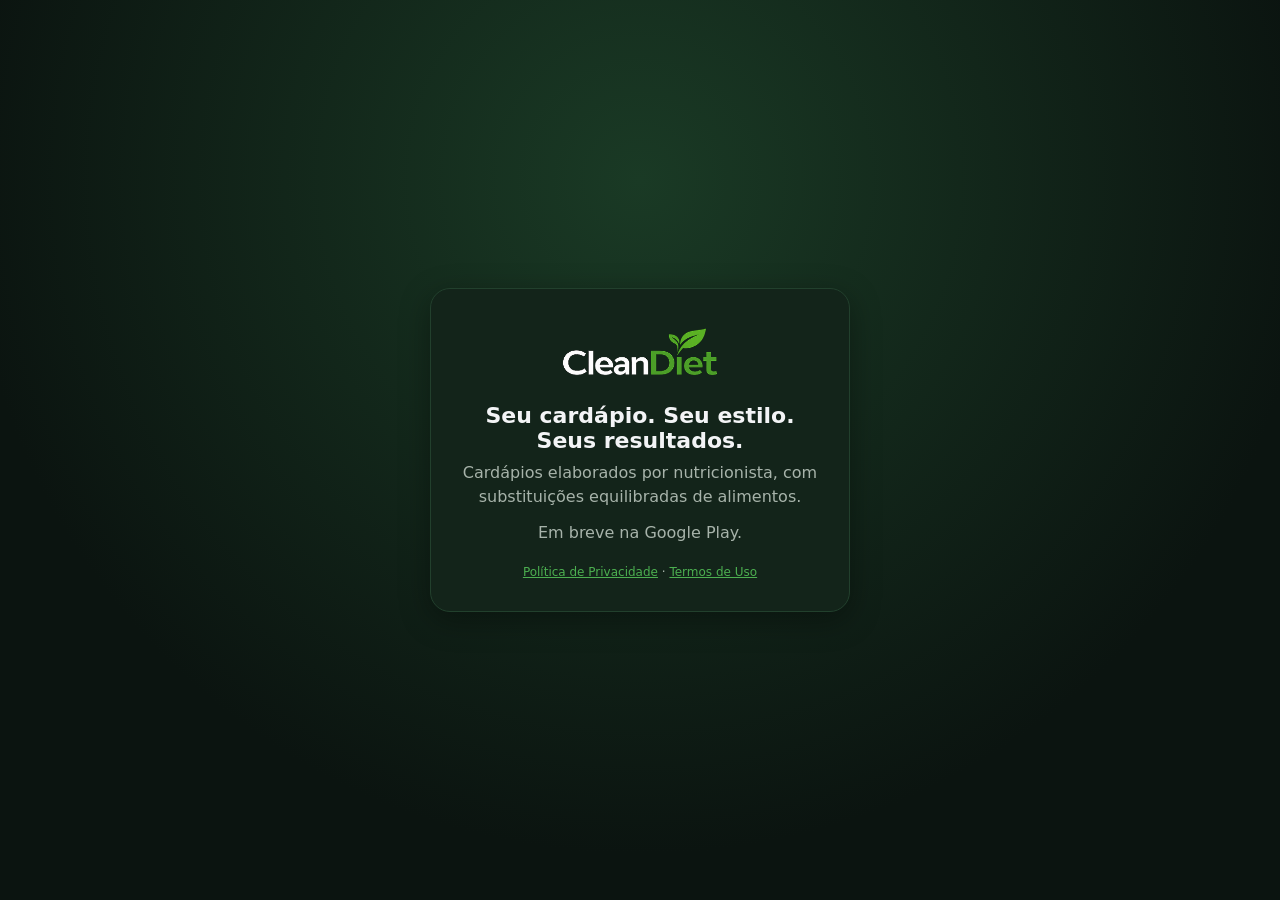
<file: index.html>
<!doctype html>
<html lang="pt-BR">
<head>
  <meta charset="utf-8">
  <meta name="viewport" content="width=device-width, initial-scale=1">
  <title>CleanDiet</title>
  <link rel="stylesheet" href="style.css">
</head>
<body>
  <main>
    <img class="logo" src="logo.png" alt="CleanDiet">
    <h1>Seu cardápio. Seu estilo. Seus resultados.</h1>
    <p>Cardápios elaborados por nutricionista, com substituições equilibradas de alimentos.</p>
    <p>Em breve na Google Play.</p>
    <small><a href="privacidade.html">Política de Privacidade</a> · <a href="termos.html">Termos de Uso</a></small>
  </main>
</body>
</html>
</file>
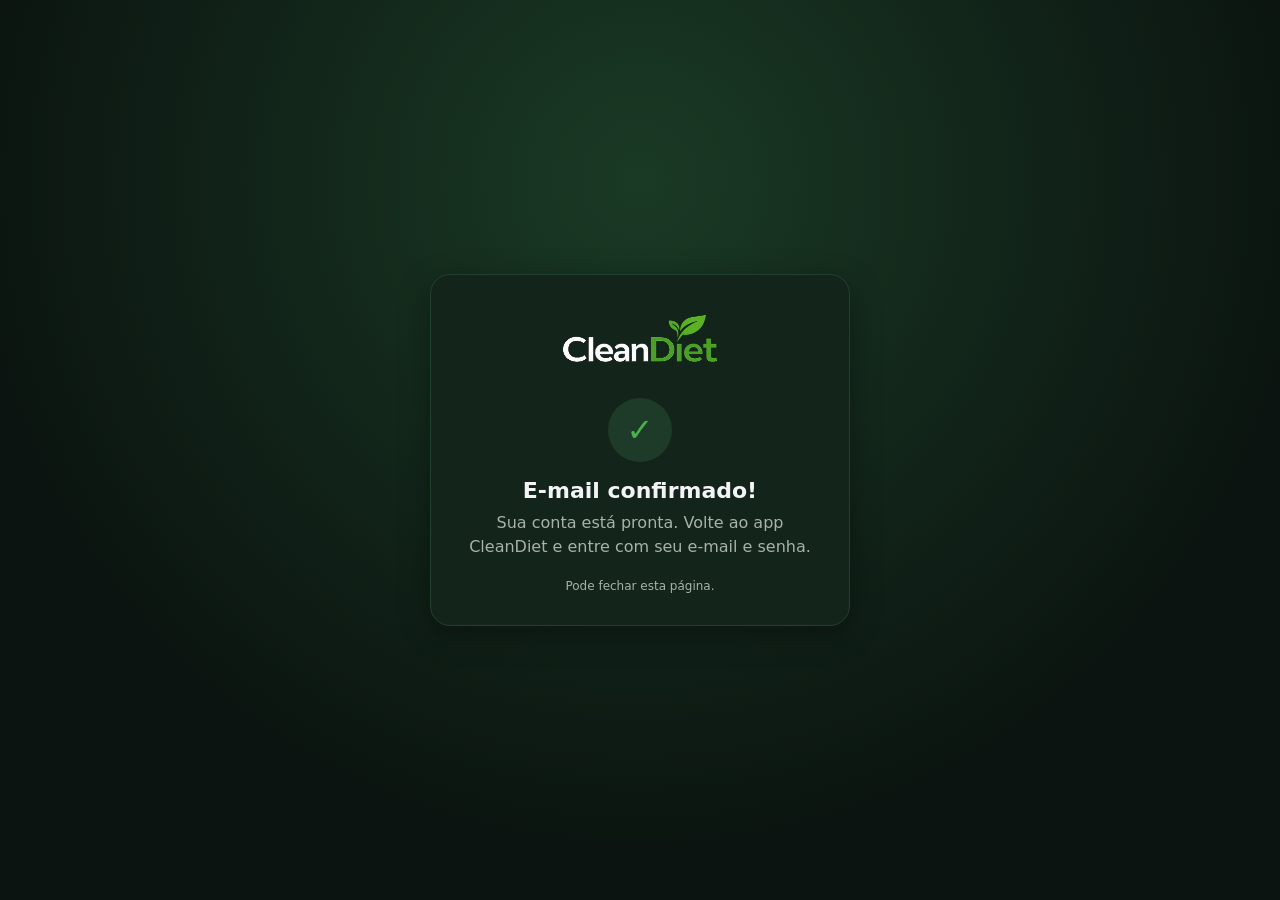
<file: confirmado.html>
<!doctype html>
<html lang="pt-BR">
<head>
  <meta charset="utf-8">
  <meta name="viewport" content="width=device-width, initial-scale=1">
  <meta name="robots" content="noindex">
  <title>E-mail confirmado · CleanDiet</title>
  <link rel="stylesheet" href="style.css">
</head>
<body>
  <main>
    <img class="logo" src="logo.png" alt="CleanDiet">
    <div class="badge" id="icon">✓</div>
    <h1 id="title">E-mail confirmado!</h1>
    <p id="text">Sua conta está pronta. Volte ao app CleanDiet e entre com seu e-mail e senha.</p>
    <small>Pode fechar esta página.</small>
  </main>
  <script>
    // O Supabase devolve erros (ex.: link expirado) no fragmento da URL.
    // Os tokens também chegam aqui: removemos da barra de endereço sem usá-los.
    var params = new URLSearchParams(location.hash.slice(1) || location.search.slice(1));
    if (params.get('error') || params.get('error_code')) {
      document.getElementById('icon').textContent = '!';
      document.getElementById('title').textContent = 'Link expirado ou já usado';
      document.getElementById('text').textContent =
        'Se você já confirmou, é só entrar no app. Se não, faça o cadastro de novo para receber outro link.';
    }
    if (location.hash || location.search) history.replaceState(null, '', location.pathname);
  </script>
</body>
</html>
</file>
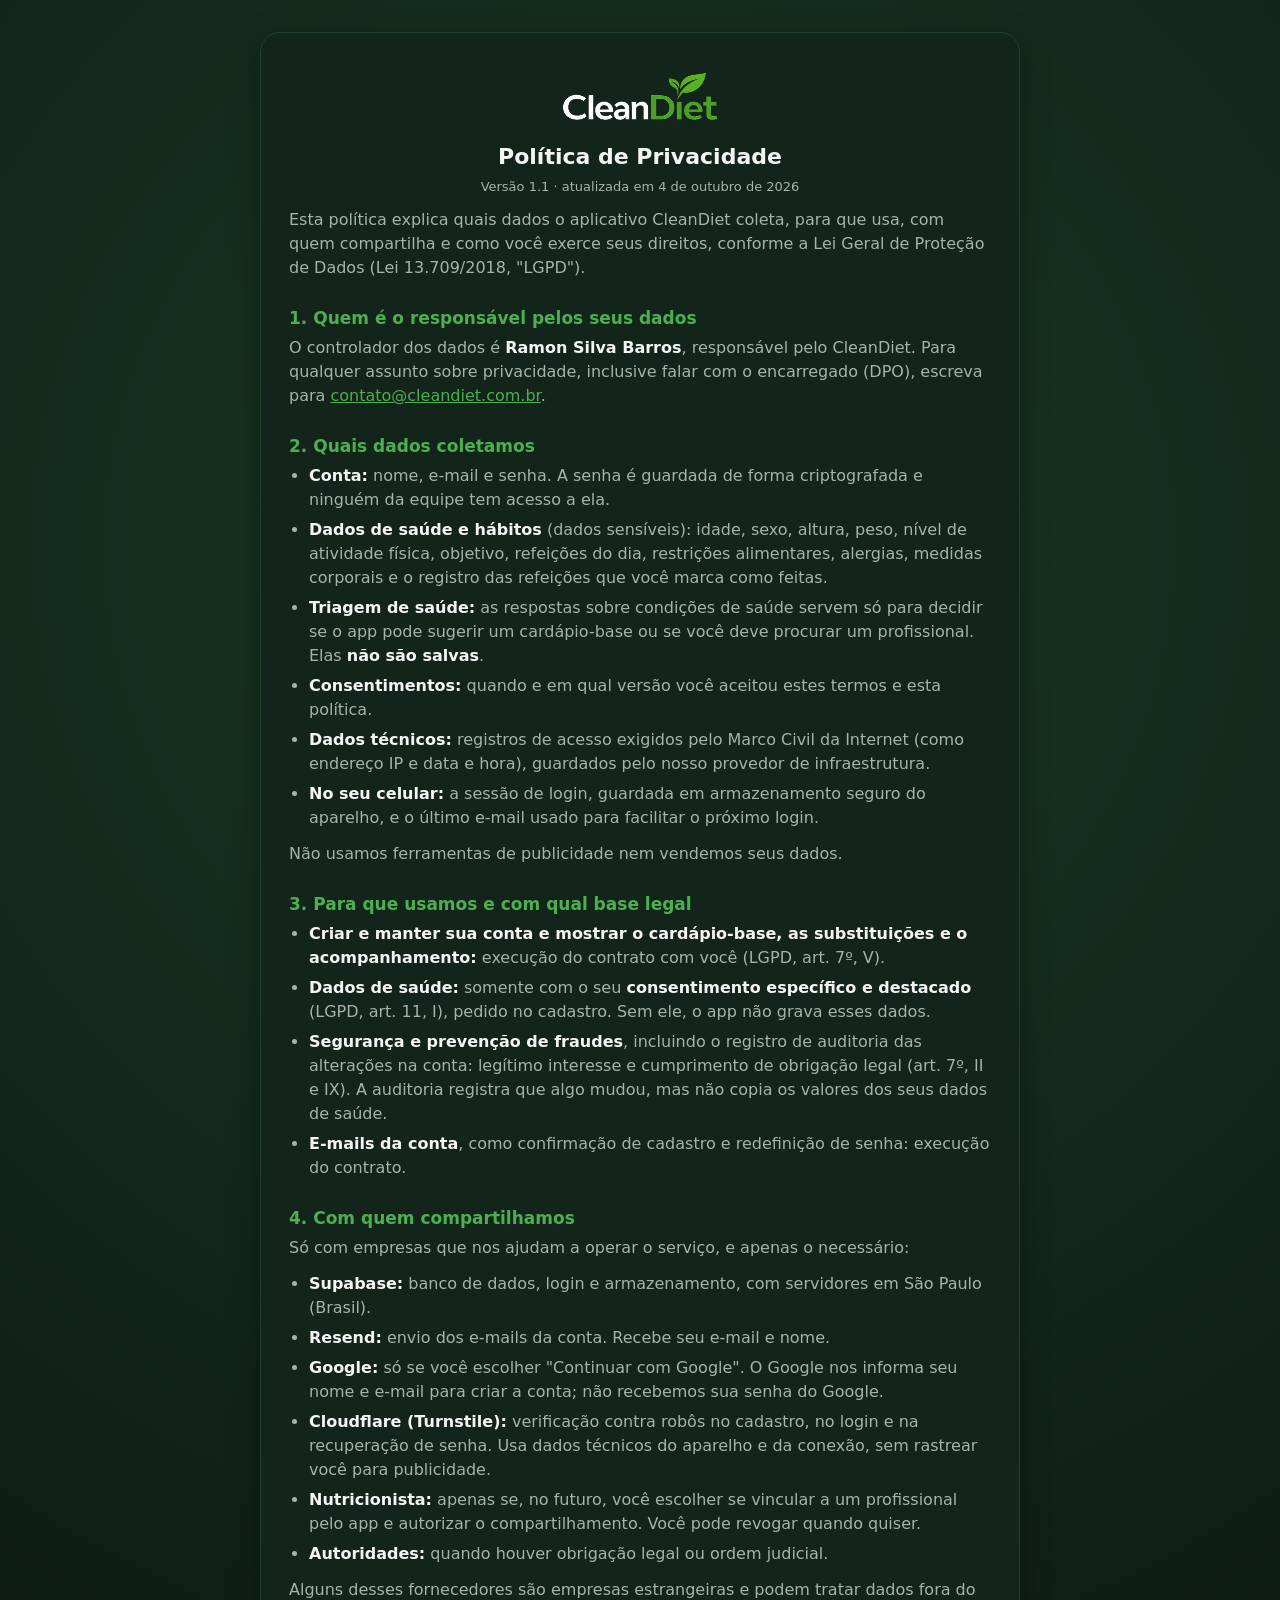
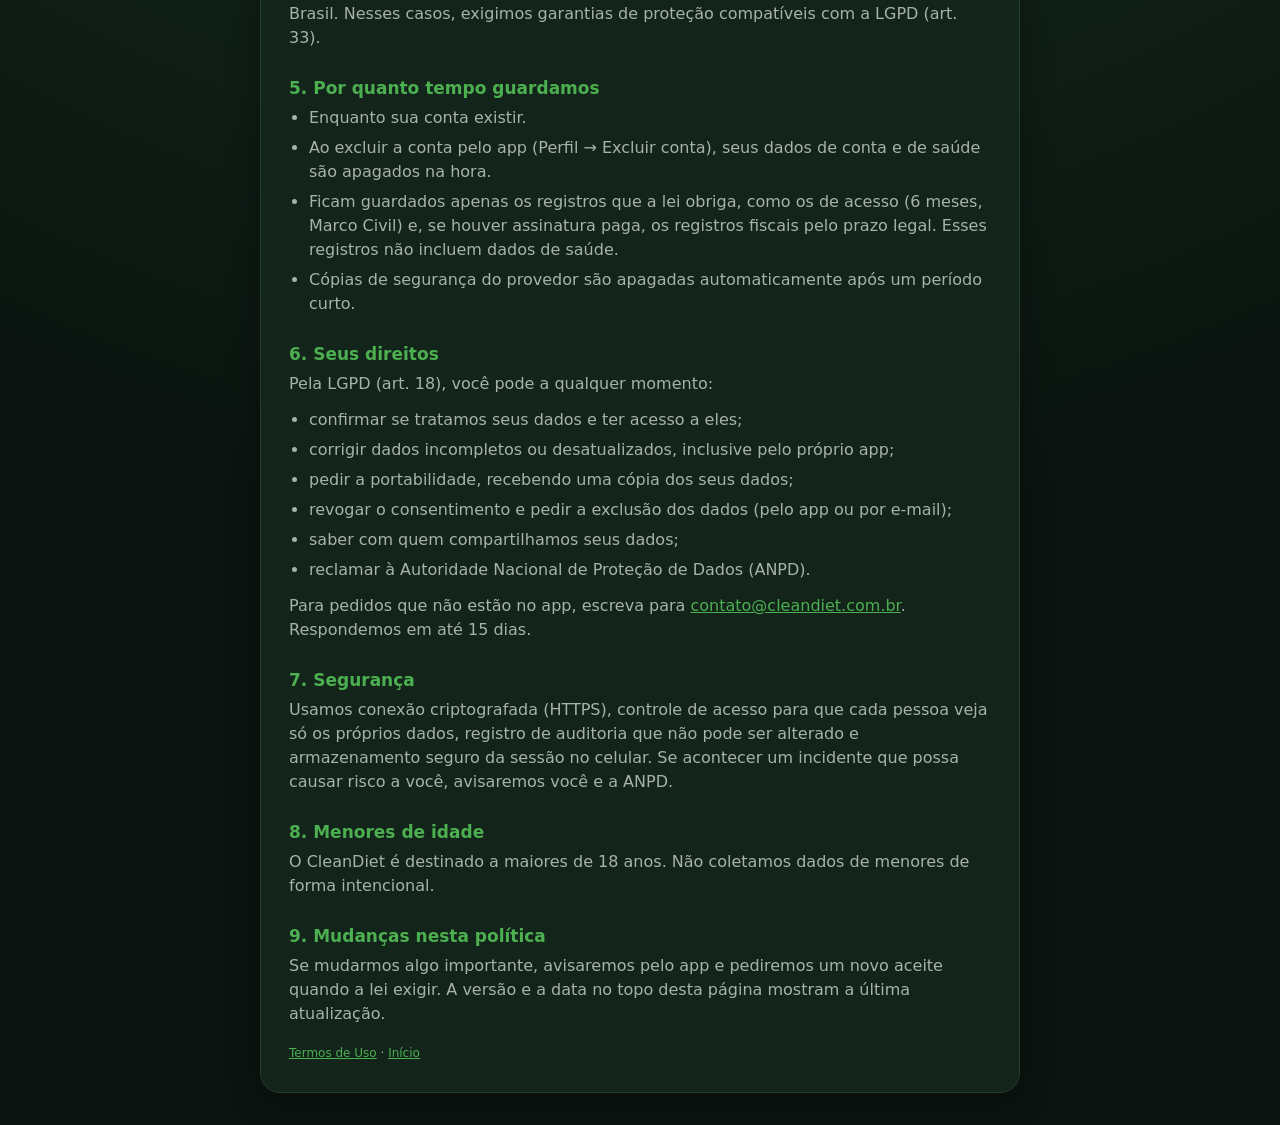
<file: privacidade.html>
<!doctype html>
<html lang="pt-BR">
<head>
  <meta charset="utf-8">
  <meta name="viewport" content="width=device-width, initial-scale=1">
  <title>Política de Privacidade · CleanDiet</title>
  <link rel="stylesheet" href="style.css">
</head>
<body class="doc">
  <main class="doc">
    <img class="logo" src="logo.png" alt="CleanDiet">
    <h1>Política de Privacidade</h1>
    <p class="updated">Versão 1.1 · atualizada em 4 de outubro de 2026</p>

    <p>Esta política explica quais dados o aplicativo CleanDiet coleta, para que usa, com quem compartilha e
      como você exerce seus direitos, conforme a Lei Geral de Proteção de Dados (Lei 13.709/2018, "LGPD").</p>

    <h2>1. Quem é o responsável pelos seus dados</h2>
    <p>O controlador dos dados é <strong>Ramon Silva Barros</strong>, responsável pelo CleanDiet.
      Para qualquer assunto sobre privacidade, inclusive falar com o encarregado (DPO), escreva para
      <a href="mailto:contato@cleandiet.com.br">contato@cleandiet.com.br</a>.</p>

    <h2>2. Quais dados coletamos</h2>
    <ul>
      <li><strong>Conta:</strong> nome, e-mail e senha. A senha é guardada de forma criptografada e ninguém da equipe tem acesso a ela.</li>
      <li><strong>Dados de saúde e hábitos</strong> (dados sensíveis): idade, sexo, altura, peso, nível de atividade física, objetivo,
        refeições do dia, restrições alimentares, alergias, medidas corporais e o registro das refeições que você marca como feitas.</li>
      <li><strong>Triagem de saúde:</strong> as respostas sobre condições de saúde servem só para decidir se o app pode sugerir um
        cardápio-base ou se você deve procurar um profissional. Elas <strong>não são salvas</strong>.</li>
      <li><strong>Consentimentos:</strong> quando e em qual versão você aceitou estes termos e esta política.</li>
      <li><strong>Dados técnicos:</strong> registros de acesso exigidos pelo Marco Civil da Internet (como endereço IP e data e hora),
        guardados pelo nosso provedor de infraestrutura.</li>
      <li><strong>No seu celular:</strong> a sessão de login, guardada em armazenamento seguro do aparelho, e o último e-mail usado
        para facilitar o próximo login.</li>
    </ul>
    <p>Não usamos ferramentas de publicidade nem vendemos seus dados.</p>

    <h2>3. Para que usamos e com qual base legal</h2>
    <ul>
      <li><strong>Criar e manter sua conta e mostrar o cardápio-base, as substituições e o acompanhamento:</strong>
        execução do contrato com você (LGPD, art. 7º, V).</li>
      <li><strong>Dados de saúde:</strong> somente com o seu <strong>consentimento específico e destacado</strong> (LGPD, art. 11, I),
        pedido no cadastro. Sem ele, o app não grava esses dados.</li>
      <li><strong>Segurança e prevenção de fraudes</strong>, incluindo o registro de auditoria das alterações na conta:
        legítimo interesse e cumprimento de obrigação legal (art. 7º, II e IX). A auditoria registra que algo mudou,
        mas não copia os valores dos seus dados de saúde.</li>
      <li><strong>E-mails da conta</strong>, como confirmação de cadastro e redefinição de senha: execução do contrato.</li>
    </ul>

    <h2>4. Com quem compartilhamos</h2>
    <p>Só com empresas que nos ajudam a operar o serviço, e apenas o necessário:</p>
    <ul>
      <li><strong>Supabase:</strong> banco de dados, login e armazenamento, com servidores em São Paulo (Brasil).</li>
      <li><strong>Resend:</strong> envio dos e-mails da conta. Recebe seu e-mail e nome.</li>
      <li><strong>Google:</strong> só se você escolher "Continuar com Google". O Google nos informa seu nome e e-mail para criar a conta; não recebemos sua senha do Google.</li>
      <li><strong>Cloudflare (Turnstile):</strong> verificação contra robôs no cadastro, no login e na recuperação de senha. Usa dados técnicos do aparelho e da conexão, sem rastrear você para publicidade.</li>
      <li><strong>Nutricionista:</strong> apenas se, no futuro, você escolher se vincular a um profissional pelo app e autorizar
        o compartilhamento. Você pode revogar quando quiser.</li>
      <li><strong>Autoridades:</strong> quando houver obrigação legal ou ordem judicial.</li>
    </ul>
    <p>Alguns desses fornecedores são empresas estrangeiras e podem tratar dados fora do Brasil. Nesses casos, exigimos
      garantias de proteção compatíveis com a LGPD (art. 33).</p>

    <h2>5. Por quanto tempo guardamos</h2>
    <ul>
      <li>Enquanto sua conta existir.</li>
      <li>Ao excluir a conta pelo app (Perfil → Excluir conta), seus dados de conta e de saúde são apagados na hora.</li>
      <li>Ficam guardados apenas os registros que a lei obriga, como os de acesso (6 meses, Marco Civil) e, se houver
        assinatura paga, os registros fiscais pelo prazo legal. Esses registros não incluem dados de saúde.</li>
      <li>Cópias de segurança do provedor são apagadas automaticamente após um período curto.</li>
    </ul>

    <h2>6. Seus direitos</h2>
    <p>Pela LGPD (art. 18), você pode a qualquer momento:</p>
    <ul>
      <li>confirmar se tratamos seus dados e ter acesso a eles;</li>
      <li>corrigir dados incompletos ou desatualizados, inclusive pelo próprio app;</li>
      <li>pedir a portabilidade, recebendo uma cópia dos seus dados;</li>
      <li>revogar o consentimento e pedir a exclusão dos dados (pelo app ou por e-mail);</li>
      <li>saber com quem compartilhamos seus dados;</li>
      <li>reclamar à Autoridade Nacional de Proteção de Dados (ANPD).</li>
    </ul>
    <p>Para pedidos que não estão no app, escreva para <a href="mailto:contato@cleandiet.com.br">contato@cleandiet.com.br</a>.
      Respondemos em até 15 dias.</p>

    <h2>7. Segurança</h2>
    <p>Usamos conexão criptografada (HTTPS), controle de acesso para que cada pessoa veja só os próprios dados,
      registro de auditoria que não pode ser alterado e armazenamento seguro da sessão no celular. Se acontecer um
      incidente que possa causar risco a você, avisaremos você e a ANPD.</p>

    <h2>8. Menores de idade</h2>
    <p>O CleanDiet é destinado a maiores de 18 anos. Não coletamos dados de menores de forma intencional.</p>

    <h2>9. Mudanças nesta política</h2>
    <p>Se mudarmos algo importante, avisaremos pelo app e pediremos um novo aceite quando a lei exigir.
      A versão e a data no topo desta página mostram a última atualização.</p>

    <small><a href="termos.html">Termos de Uso</a> · <a href="index.html">Início</a></small>
  </main>
</body>
</html>
</file>
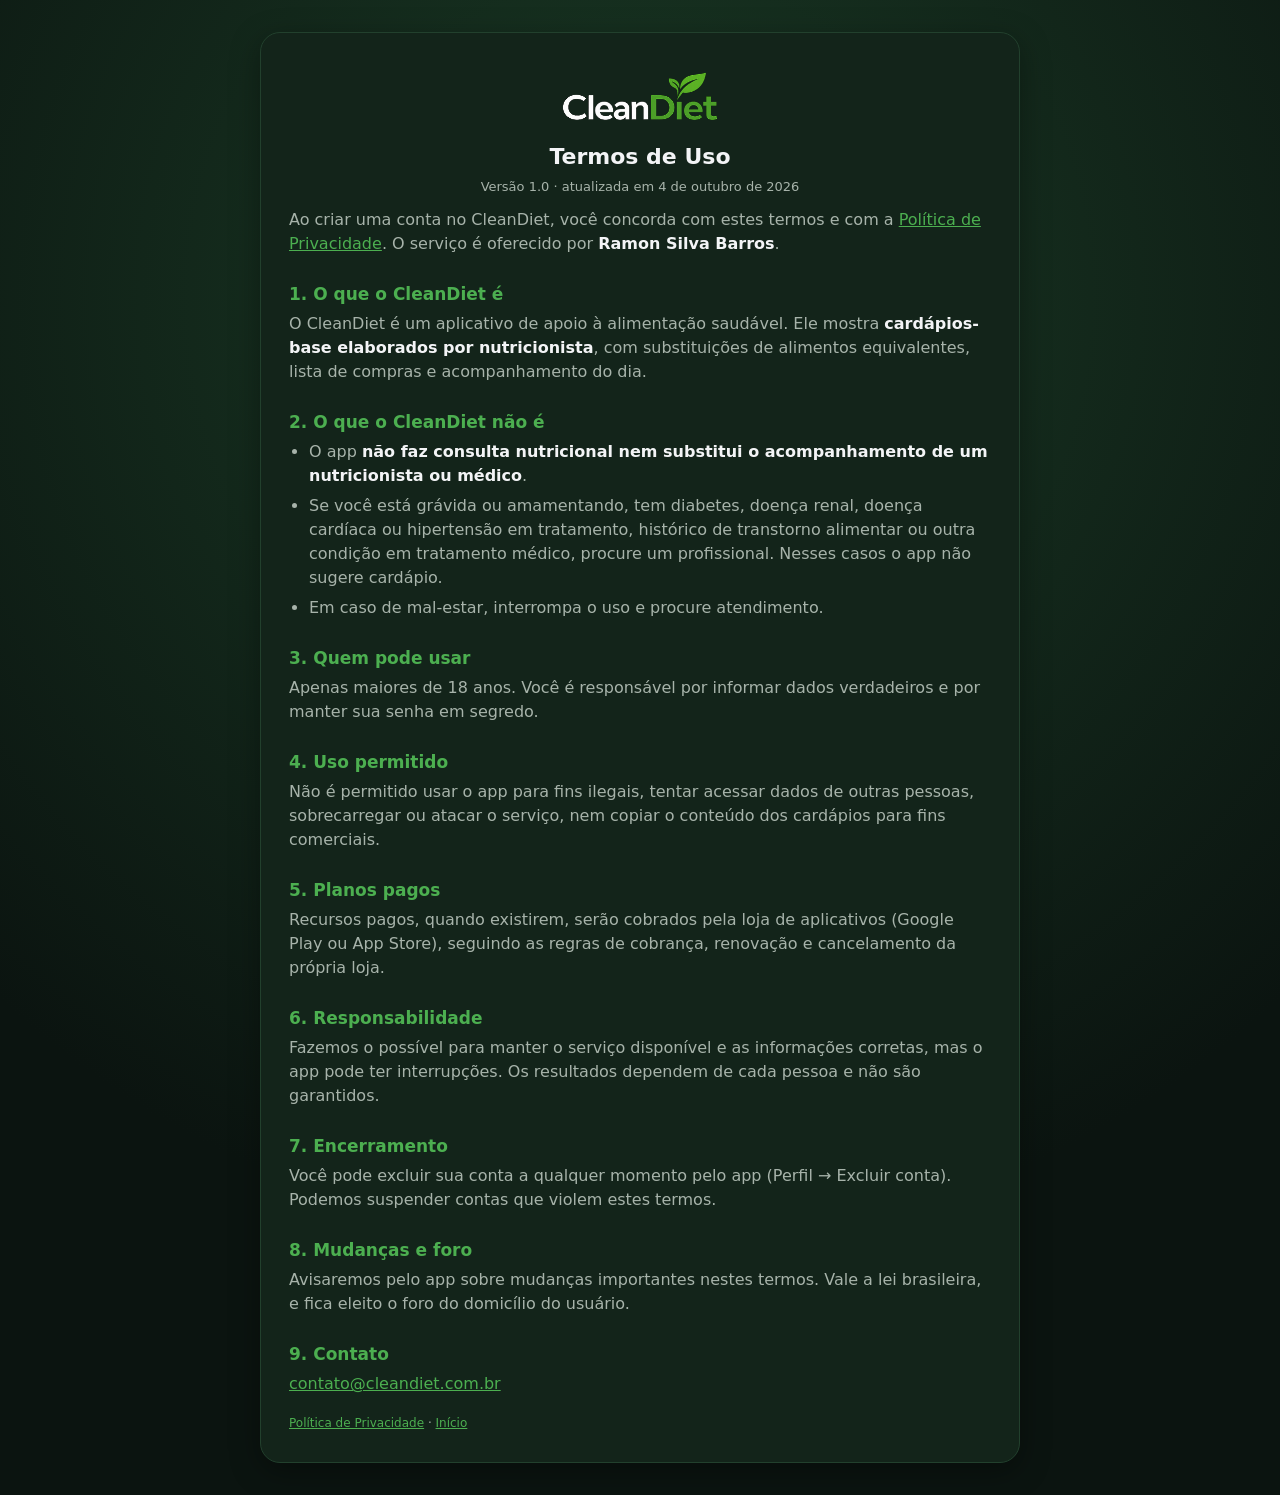
<file: termos.html>
<!doctype html>
<html lang="pt-BR">
<head>
  <meta charset="utf-8">
  <meta name="viewport" content="width=device-width, initial-scale=1">
  <title>Termos de Uso · CleanDiet</title>
  <link rel="stylesheet" href="style.css">
</head>
<body class="doc">
  <main class="doc">
    <img class="logo" src="logo.png" alt="CleanDiet">
    <h1>Termos de Uso</h1>
    <p class="updated">Versão 1.0 · atualizada em 4 de outubro de 2026</p>

    <p>Ao criar uma conta no CleanDiet, você concorda com estes termos e com a
      <a href="privacidade.html">Política de Privacidade</a>. O serviço é oferecido por
      <strong>Ramon Silva Barros</strong>.</p>

    <h2>1. O que o CleanDiet é</h2>
    <p>O CleanDiet é um aplicativo de apoio à alimentação saudável. Ele mostra <strong>cardápios-base elaborados por
      nutricionista</strong>, com substituições de alimentos equivalentes,
      lista de compras e acompanhamento do dia.</p>

    <h2>2. O que o CleanDiet não é</h2>
    <ul>
      <li>O app <strong>não faz consulta nutricional nem substitui o acompanhamento de um nutricionista ou médico</strong>.</li>
      <li>Se você está grávida ou amamentando, tem diabetes, doença renal, doença cardíaca ou hipertensão em tratamento,
        histórico de transtorno alimentar ou outra condição em tratamento médico, procure um profissional.
        Nesses casos o app não sugere cardápio.</li>
      <li>Em caso de mal-estar, interrompa o uso e procure atendimento.</li>
    </ul>

    <h2>3. Quem pode usar</h2>
    <p>Apenas maiores de 18 anos. Você é responsável por informar dados verdadeiros e por manter sua senha em segredo.</p>

    <h2>4. Uso permitido</h2>
    <p>Não é permitido usar o app para fins ilegais, tentar acessar dados de outras pessoas, sobrecarregar ou
      atacar o serviço, nem copiar o conteúdo dos cardápios para fins comerciais.</p>

    <h2>5. Planos pagos</h2>
    <p>Recursos pagos, quando existirem, serão cobrados pela loja de aplicativos (Google Play ou App Store),
      seguindo as regras de cobrança, renovação e cancelamento da própria loja.</p>

    <h2>6. Responsabilidade</h2>
    <p>Fazemos o possível para manter o serviço disponível e as informações corretas, mas o app pode ter
      interrupções. Os resultados dependem de cada pessoa e não são garantidos.</p>

    <h2>7. Encerramento</h2>
    <p>Você pode excluir sua conta a qualquer momento pelo app (Perfil → Excluir conta). Podemos suspender contas que
      violem estes termos.</p>

    <h2>8. Mudanças e foro</h2>
    <p>Avisaremos pelo app sobre mudanças importantes nestes termos. Vale a lei brasileira, e fica eleito o foro do
      domicílio do usuário.</p>

    <h2>9. Contato</h2>
    <p><a href="mailto:contato@cleandiet.com.br">contato@cleandiet.com.br</a></p>

    <small><a href="privacidade.html">Política de Privacidade</a> · <a href="index.html">Início</a></small>
  </main>
</body>
</html>
</file>
<file: style.css>
/* Visual escuro, igual à splash do app (o logo foi feito para fundo escuro). */
:root { --green: #4CAF50; --text: #F3F4F6; --sub: #A7B3AA; --bg: #0B1410; --card: #13241A; --muted: #1E3A28; }
* { box-sizing: border-box; }
body { margin: 0; min-height: 100vh; display: flex; align-items: center; justify-content: center; padding: 24px 16px;
  font-family: system-ui, -apple-system, "Segoe UI", Roboto, sans-serif; color: var(--text);
  background: radial-gradient(circle at 50% 20%, #1A3A25 0%, var(--bg) 70%); }
main { width: 100%; max-width: 420px; background: var(--card); border-radius: 20px; padding: 32px 24px; text-align: center;
  border: 1px solid #22402D; box-shadow: 0 8px 30px rgba(0,0,0,.35); }
img.logo { width: 170px; height: auto; margin-bottom: 16px; }
.badge { width: 64px; height: 64px; margin: 8px auto 16px; border-radius: 50%; background: var(--muted); color: var(--green);
  display: flex; align-items: center; justify-content: center; font-size: 32px; font-weight: 700; }
h1 { font-size: 22px; margin: 0 0 8px; }
p { color: var(--sub); line-height: 1.5; margin: 0 0 12px; }
small { display: block; margin-top: 20px; color: var(--sub); font-size: 12px; }
/* Páginas de texto longo (política de privacidade, termos de uso). */
body.doc { display: block; padding: 32px 16px; }
main.doc { max-width: 760px; margin: 0 auto; text-align: left; padding: 32px 28px; }
main.doc img.logo { display: block; margin: 0 auto 16px; }
main.doc h1 { text-align: center; }
main.doc .updated { text-align: center; font-size: 13px; }
main.doc h2 { font-size: 17px; margin: 28px 0 8px; color: var(--green); }
main.doc ul { color: var(--sub); line-height: 1.5; padding-left: 20px; margin: 0 0 12px; }
main.doc li { margin-bottom: 6px; }
main.doc strong { color: var(--text); }
main.doc a { color: var(--green); }
small a { color: var(--green); }
/* Formulário (redefinir senha). */
form { text-align: left; margin-top: 8px; }
label { display: block; font-size: 13px; color: var(--sub); margin: 12px 0 6px; }
input { width: 100%; padding: 12px 14px; border-radius: 12px; border: 1px solid #2C4A36; background: var(--bg);
  color: var(--text); font-size: 15px; }
input:focus { outline: 2px solid var(--green); border-color: transparent; }
button { width: 100%; margin-top: 18px; padding: 14px; border: 0; border-radius: 12px; background: #2E7D32; color: #fff;
  font-size: 15px; font-weight: 700; cursor: pointer; }
button:disabled { opacity: .6; cursor: default; }
.error { color: #EF9A9A; font-size: 13px; margin-top: 10px; min-height: 1em; }
.hidden { display: none; }
</file>
